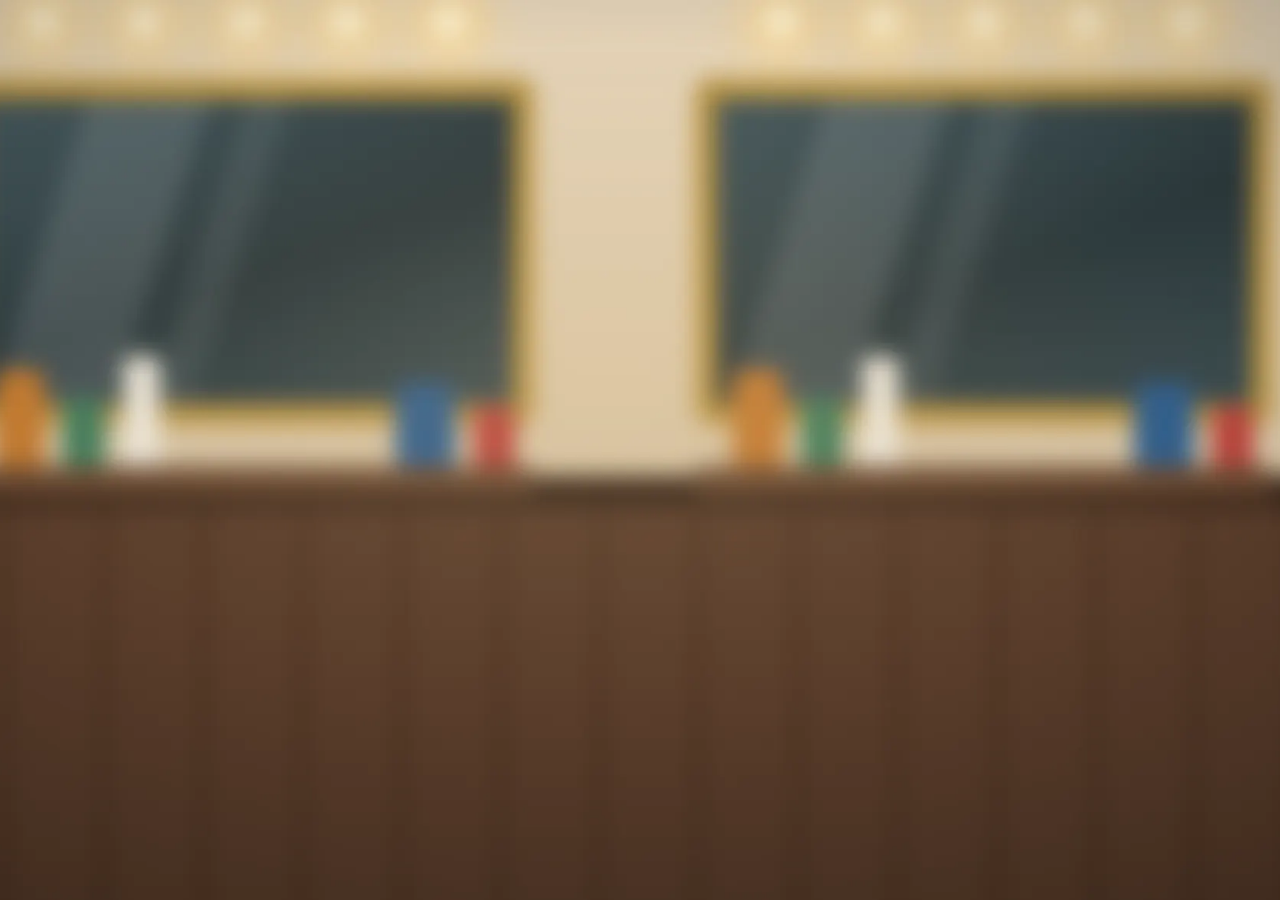
<file: source/src/index.html>
<!doctype html>
<html lang="en">
<head>
  <meta charset="utf-8">
  <meta name="viewport" content="width=device-width,initial-scale=1,viewport-fit=cover,user-scalable=no">
  <meta name="theme-color" content="#2b1e17">
  <title>ASMR Barber: Fade Master</title>
  <link rel="stylesheet" href="./styles.css">
</head>
<body>
  <main id="game" class="game-root" aria-label="ASMR Barber: Fade Master">
    <canvas id="scene" aria-label="Customer haircut view"></canvas>
  </main>

  <script src="https://bridge.playgama.com/v2/stable/playgama-bridge.js"></script>
  <script src="./runtime/game.js?entry=src/main.js"></script>
</body>
</html>
</file>
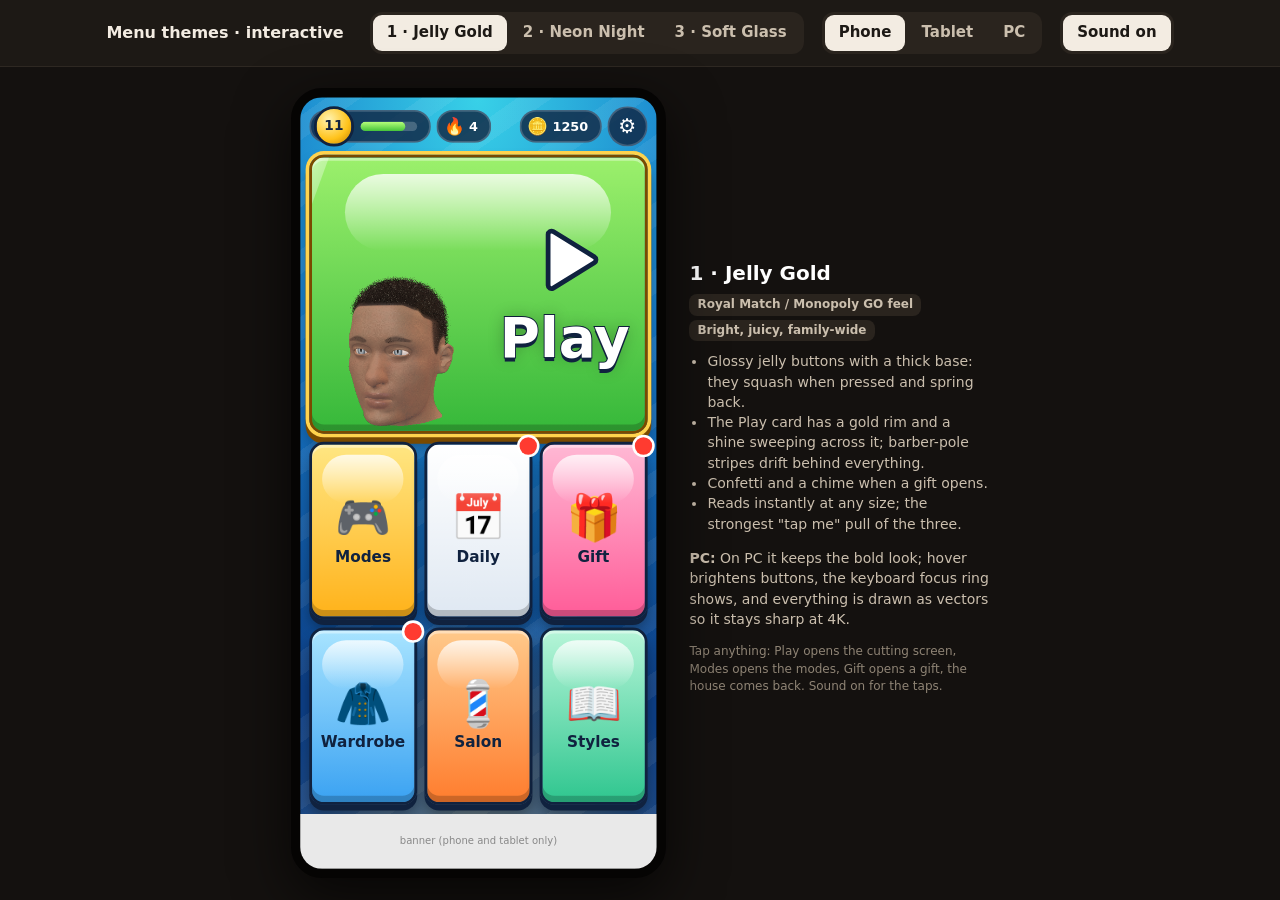
<file: docs/mockups/menus-v3.html>
<!DOCTYPE html>
<html lang="en">
<head>
<meta charset="utf-8">
<meta name="viewport" content="width=device-width, initial-scale=1">
<title>Barber Simulator: three menu themes (interactive)</title>
<style>
  * { box-sizing:border-box; }
  html,body { margin:0; height:100%; }
  body { background:#14110f; color:#f3ece2; font:15px/1.45 system-ui,-apple-system,"Segoe UI",Roboto,sans-serif; display:flex; flex-direction:column; }
  /* ---------- the page around the prototype ---------- */
  .bar { display:flex; flex-wrap:wrap; gap:10px 18px; align-items:center; justify-content:center; padding:12px 16px; background:#1d1915; border-bottom:1px solid #2e2822; }
  .bar h1 { font-size:16px; margin:0 8px 0 0; font-weight:800; }
  .seg { display:flex; background:#2a241e; border-radius:12px; padding:3px; gap:2px; }
  .seg button { font:inherit; font-weight:700; color:#cbbfae; background:transparent; border:0; border-radius:9px; padding:7px 14px; cursor:pointer; }
  .seg button.on { background:#f3ece2; color:#1d1915; }
  .stagewrap { flex:1; min-height:0; display:flex; gap:24px; align-items:center; justify-content:center; padding:18px; }
  .info { width:300px; flex:none; font-size:14px; color:#cbbfae; }
  .info h2 { color:#fff; font-size:20px; margin:0 0 4px; }
  .info .tag { display:inline-block; font-size:12px; font-weight:700; padding:2px 8px; border-radius:8px; background:#2a241e; margin:2px 4px 2px 0; }
  .info ul { padding-left:18px; margin:8px 0; }
  .info .hint { font-size:12px; color:#8f8475; }
  @media (max-width:980px){ .stagewrap{flex-direction:column} .info{width:auto;max-width:560px} }
  /* the device: a screen of real proportions, scaled to fit the window */
  .holder { position:relative; flex:none; }
  .device { position:absolute; left:0; top:0; transform-origin:0 0; border-radius:34px; border:10px solid #050403; overflow:hidden; box-shadow:0 20px 60px #000a; background:#000; }
  .device.pc { border-radius:14px; border-width:12px; }
  .screen { position:relative; width:100%; height:calc(100% - var(--banner)); overflow:hidden; container-type:size; }
  .banner { height:var(--banner); background:#e9e9e9; color:#888; font-size:11px; display:flex; align-items:center; justify-content:center; }

  /* ================== shared structure (every theme) ================== */
  .scr { position:absolute; inset:0; display:none; }
  .scr.on { display:block; }
  .scr.enter { animation:enter .42s cubic-bezier(.2,1.3,.4,1); }
  .scr.back-enter { animation:backenter .42s cubic-bezier(.2,1.3,.4,1); }
  @keyframes enter { from { transform:translateX(18%) scale(.96); opacity:0; } }
  @keyframes backenter { from { transform:translateX(-18%) scale(.96); opacity:0; } }
  .bg { position:absolute; inset:0; overflow:hidden; }
  .lay { position:absolute; inset:0; display:grid; gap:2.2cqmin; padding:2.6cqmin; grid-template-rows:auto minmax(0,1fr) minmax(0,1.3fr); max-width:620px; margin:0 auto; }
  .top { display:flex; align-items:center; gap:1.6cqmin; min-width:0; }
  .grow { flex:1; }
  .blocks { display:grid; grid-template-columns:repeat(3,minmax(0,1fr)); grid-auto-rows:minmax(0,1fr); gap:2.2cqmin; min-height:0; }
  .lbl { display:block; max-width:100%; white-space:nowrap; overflow:visible; text-align:center; font-weight:900; line-height:1.15; }
  .btn { position:relative; cursor:pointer; user-select:none; -webkit-user-select:none; border:0; font:inherit; color:inherit; padding:0; touch-action:manipulation; }
  .btn:focus-visible { outline:4px solid #4fc3ff; outline-offset:3px; }
  .blk { container-type:size; display:flex; flex-direction:column; align-items:center; justify-content:center; gap:2cqmin; }
  .blk .ic { font-size:clamp(26px,44cqmin,110px); line-height:1; }
  .blk .lbl { font-size:clamp(13px,15cqmin,34px); }
  .hero { container-type:size; display:flex; align-items:center; overflow:hidden; }
  .hero .hin { position:absolute; inset:0; display:flex; align-items:center; }
  .hero .face { height:100%; width:min(52%,100cqh); background:center bottom/contain no-repeat; flex:none; animation:bob 3s ease-in-out infinite; }
  /* a tall play card (PC and tablet layouts): the customer above, Play under him */
  @container (max-aspect-ratio: 6/5) { .hero .hin { flex-direction:column; } .hero .face { width:100%; height:auto; flex:1; min-height:0; } .hero .go { flex:none; flex-direction:row; padding:2cqh 0 5cqh; gap:3cqw; } .hero .tri { width:clamp(40px,14cqw,110px); } .hero .go .lbl { font-size:clamp(26px,13cqw,80px); } }
  @keyframes bob { 50% { transform:translateY(-2.5%) rotate(-1deg); } }
  .hero .go { flex:1; display:flex; flex-direction:column; align-items:center; gap:2cqh; }
  .hero .go .lbl { font-size:clamp(26px,20cqh,90px); }
  .hero .tri { width:clamp(40px,30cqh,150px); aspect-ratio:1; overflow:visible; }
  .dot { position:absolute; right:-.6em; top:-.6em; width:1.35em; height:1.35em; border-radius:50%; background:#ff3b30; box-shadow:0 0 0 .2em #fff; font-size:14px; animation:dotp 1.4s ease-in-out infinite; }
  @keyframes dotp { 50% { transform:scale(1.18); } }
  .timer { position:absolute; left:6%; top:6%; font-size:clamp(11px,11cqmin,22px); font-weight:900; padding:.15em .55em; border-radius:1em; font-variant-numeric:tabular-nums; }
  .chip { display:flex; align-items:center; gap:.35em; height:clamp(36px,7.4cqmin,58px); padding:0 .9em 0 .4em; border-radius:999px; font-weight:900; font-size:clamp(14px,3.6cqmin,24px); white-space:nowrap; font-variant-numeric:tabular-nums; }
  .chip .ic { font-size:1.3em; }
  .xpwrap { display:flex; align-items:center; gap:.5em; }
  .medal { width:clamp(44px,9cqmin,66px); aspect-ratio:1; border-radius:50%; display:flex; align-items:center; justify-content:center; font-weight:900; font-size:clamp(15px,3.8cqmin,26px); }
  .xp { width:clamp(50px,16cqmin,140px); height:clamp(10px,2cqmin,16px); border-radius:99px; overflow:hidden; }
  .xp i { display:block; height:100%; width:78%; border-radius:99px; }
  .gear { width:clamp(44px,8.6cqmin,64px); aspect-ratio:1; border-radius:50%; display:flex; align-items:center; justify-content:center; font-size:clamp(22px,4.6cqmin,34px); }
  /* modes screen */
  .mlay { position:absolute; inset:0; display:grid; grid-template-rows:auto minmax(0,1fr); gap:2.2cqmin; padding:2.6cqmin; max-width:900px; margin:0 auto; }
  .mhead { display:flex; align-items:center; gap:2cqmin; }
  .back { width:clamp(46px,9cqmin,64px); aspect-ratio:1; display:flex; align-items:center; justify-content:center; font-size:clamp(22px,4.6cqmin,32px); font-weight:900; }
  .mtitle { display:flex; align-items:center; gap:.4em; font-size:clamp(20px,5.4cqmin,38px); font-weight:900; padding:.2em .7em; }
  .mgrid { display:grid; grid-template-columns:repeat(2,minmax(0,1fr)); grid-auto-rows:minmax(0,1fr); gap:2.2cqmin; min-height:0; }
  .mode { container-type:size; display:grid; grid-template-rows:1fr auto auto; justify-items:center; align-items:center; padding:5cqmin 4cqmin; overflow:hidden; }
  .mode .ic { font-size:clamp(28px,40cqmin,110px); line-height:1; animation:float 3.2s ease-in-out infinite; filter:drop-shadow(0 6px 6px #0004); }
  .mode:nth-child(2n) .ic { animation-delay:-1.1s; } .mode:nth-child(3n) .ic { animation-delay:-2.2s; }
  @keyframes float { 50% { transform:translateY(-7%) rotate(3deg); } }
  .mode .lbl { font-size:clamp(14px,14cqmin,32px); width:100%; }
  .mode .reward { display:flex; gap:.3em; align-items:center; font-weight:900; font-size:clamp(11px,9cqmin,20px); padding:.15em .6em; border-radius:99px; margin-top:2cqmin; }
  .mode .new { position:absolute; top:7cqmin; left:-12cqmin; transform:rotate(-38deg); width:50cqmin; text-align:center; font-weight:900; font-size:clamp(9px,7cqmin,15px); padding:.15em 0; }
  .mode .lock { position:absolute; inset:0; display:flex; flex-direction:column; align-items:center; justify-content:center; gap:3cqmin; font-weight:900; font-size:clamp(14px,11cqmin,28px); }
  .mode .lock .pbar { width:60%; height:clamp(8px,5cqmin,14px); border-radius:99px; overflow:hidden; }
  .mode .lock .pbar i { display:block; height:100%; width:55%; border-radius:99px; }
  /* in-game */
  .game { position:absolute; inset:0; background:url(game-clean.jpg) center/cover; }
  .gb { position:absolute; display:flex; align-items:center; justify-content:center; font-weight:900; }
  .gb.round { border-radius:50%; }
  /* gift */
  .gift { position:absolute; inset:0; display:none; align-items:center; justify-content:center; background:#0008; z-index:10; }
  .gift.on { display:flex; }
  .gcard { display:flex; flex-direction:column; align-items:center; gap:3cqmin; padding:4cqmin 6cqmin; animation:pop .5s cubic-bezier(.2,1.6,.4,1); }
  @keyframes pop { from { transform:scale(.4); opacity:0; } }
  .gcard .box { font-size:clamp(70px,24cqmin,170px); animation:wob 1s ease-in-out infinite; }
  @keyframes wob { 25% { transform:rotate(-7deg) scale(1.04); } 75% { transform:rotate(7deg) scale(1.04); } }
  .gcard .amt { font-size:clamp(28px,8cqmin,56px); font-weight:900; }
  .gcard .row { display:flex; gap:3cqmin; }
  .gcard .row .btn { min-width:clamp(90px,24cqmin,170px); height:clamp(54px,11cqmin,84px); font-size:clamp(20px,5.5cqmin,36px); font-weight:900; display:flex; align-items:center; justify-content:center; gap:.3em; }
  .confetti { position:absolute; width:10px; height:16px; border-radius:2px; z-index:11; pointer-events:none; animation:fall 1.6s cubic-bezier(.2,.6,.4,1) forwards; }
  @keyframes fall { from { transform:translate(0,0) rotate(0); opacity:1; } to { transform:translate(var(--dx),var(--dy)) rotate(var(--r)); opacity:0; } }
  /* ripple and press, shared */
  .rip { position:absolute; inset:0; border-radius:inherit; overflow:hidden; pointer-events:none; }
  .rip i { position:absolute; border-radius:50%; transform:scale(0); background:radial-gradient(circle,#fff9 0,#fff4 45%,#fff0 70%); animation:rip .6s cubic-bezier(.2,.7,.3,1) forwards; }
  @keyframes rip { to { transform:scale(1); opacity:0; } }
  .btn { transition:transform .32s cubic-bezier(.3,1.8,.5,1), box-shadow .2s, filter .2s; }
  .btn.down { transition:transform .06s, box-shadow .06s; }
  @media (hover:hover) { .btn:hover { filter:brightness(1.06) saturate(1.05); } }
  .enter-stagger > * { animation:popin .5s cubic-bezier(.2,1.5,.4,1) both; }
  .enter-stagger > *:nth-child(1){animation-delay:.02s} .enter-stagger > *:nth-child(2){animation-delay:.06s} .enter-stagger > *:nth-child(3){animation-delay:.1s} .enter-stagger > *:nth-child(4){animation-delay:.14s} .enter-stagger > *:nth-child(5){animation-delay:.18s} .enter-stagger > *:nth-child(6){animation-delay:.22s} .enter-stagger > *:nth-child(7){animation-delay:.26s} .enter-stagger > *:nth-child(8){animation-delay:.3s}
  @keyframes popin { from { transform:scale(.6) translateY(12%); opacity:0; } }
  /* wide screens (tablets on their side, PC): play on the left, blocks on the right */
  @container (min-aspect-ratio: 5/4) {
    .lay { max-width:none; grid-template-columns:minmax(0,1fr) minmax(0,1.15fr); grid-template-rows:auto minmax(0,1fr); padding:2.6cqmin 4cqmin; }
    .lay .top { grid-column:1/3; }
    .mgrid { grid-template-columns:repeat(4,minmax(0,1fr)); }
    .mlay { max-width:none; padding:2.6cqmin 4cqmin; }
  }

  /* ================== THEME 1: JELLY GOLD ================== */
  .t1 { font-family:"Arial Rounded MT Bold","Nunito","Baloo 2",system-ui,sans-serif; color:#16233a; }
  .t1 .bg { background:radial-gradient(120% 90% at 50% 0%,#38d1e8,#1679c9 55%,#0d3f86); }
  .t1 .bg::before { content:""; position:absolute; inset:-50%; background:repeating-linear-gradient(-35deg,#ffffff10 0 22px,#0000 22px 60px); animation:pole 14s linear infinite; }
  @keyframes pole { to { transform:translate(60px,0); } }
  .t1 .bg::after { content:""; position:absolute; inset:0; background:radial-gradient(60% 40% at 50% 110%,#ffd76a66,#0000); }
  .t1 .j { border:3px solid #10223f; border-radius:clamp(16px,4cqmin,30px); box-shadow:inset 0 -.5em 0 #0003, inset 0 .25em 0 #fff6, 0 .45em 0 #10223f, 0 .8em 1em #0005; font-size:14px; }
  .t1 .j::before { content:""; position:absolute; left:10%; right:10%; top:6%; height:28%; border-radius:999px; background:linear-gradient(#fffc,#fff0); pointer-events:none; }
  .t1 .j.down { transform:translateY(.32em) scale(1.03,.95); box-shadow:inset 0 -.3em 0 #0003, inset 0 .2em 0 #fff6, 0 .12em 0 #10223f, 0 .3em .5em #0005; }
  .t1 .c-green { background:linear-gradient(#9cf06c,#36b83a); } .t1 .c-yellow { background:linear-gradient(#ffe682,#ffb21a); } .t1 .c-pink { background:linear-gradient(#ffb8d4,#ff5c98); } .t1 .c-blue { background:linear-gradient(#a8e4ff,#3aa2f2); } .t1 .c-orange { background:linear-gradient(#ffc98a,#ff7d2e); } .t1 .c-mint { background:linear-gradient(#b6f5d8,#2fc68f); } .t1 .c-white { background:linear-gradient(#fff,#dfe8f2); } .t1 .c-purple { background:linear-gradient(#e4b8ff,#9c4ef0); } .t1 .c-red { background:linear-gradient(#ffa59b,#f04436); }
  .t1 .hero { border-color:#7a4a00; box-shadow:inset 0 -.5em 0 #0003, inset 0 .25em 0 #fff6, 0 0 0 4px #ffd34d, 0 .5em 0 4px #7a4a00, 0 1em 1.4em #0006; }
  .t1 .hero::after { content:""; position:absolute; top:0; bottom:0; width:30%; left:-40%; background:linear-gradient(100deg,#fff0,#fff8,#fff0); transform:skewX(-20deg); animation:shine 3.2s ease-in-out infinite; }
  @keyframes shine { 0%,55% { left:-40%; } 85%,100% { left:130%; } }
  .t1 .hero .lbl { color:#fff; text-shadow:0 .08em 0 #10223f, 0 0 .3em #0004; -webkit-text-stroke:2px #10223f; paint-order:stroke fill; }
  .t1 .chip { background:#10223fcc; color:#fff; border:2px solid #ffffff30; }
  .t1 .medal { background:radial-gradient(circle at 35% 30%,#fff3b0,#ffc21a 60%,#c27d00); border:3px solid #10223f; color:#10223f; }
  .t1 .xp { background:#ffffff35; } .t1 .xp i { background:linear-gradient(#b5ff7a,#46c43a); }
  .t1 .gear { background:#10223fcc; color:#fff; border:2px solid #ffffff30; }
  .t1 .timer { background:#10223f; color:#fff; }
  .t1 .blk .lbl { color:#10223f; }
  .t1 .mtitle { color:#fff; text-shadow:0 3px 0 #10223f; -webkit-text-stroke:2px #10223f; paint-order:stroke fill; }
  .t1 .mode .reward { background:#10223f; color:#ffe682; }
  .t1 .mode .new { background:#ff3b30; color:#fff; }
  .t1 .mode .lock { background:#10223fb5; color:#fff; } .t1 .mode .lock .pbar { background:#ffffff40; } .t1 .mode .lock .pbar i { background:#ffd34d; }
  .t1 .mode.on { box-shadow:inset 0 -.5em 0 #0003, inset 0 .25em 0 #fff6, 0 0 0 4px #ffd34d, 0 .45em 0 4px #10223f; }
  .t1 .gcard { background:linear-gradient(#fff,#dff3ff); border:4px solid #10223f; border-radius:30px; box-shadow:0 10px 0 #10223f; color:#10223f; }
  .t1 .gb { border:3px solid #10223f; box-shadow:inset 0 -.4em 0 #0003, inset 0 .2em 0 #fff6, 0 .35em 0 #10223f; font-size:14px; color:#10223f; }

  /* ================== THEME 2: NEON NIGHT ================== */
  .t2 { font-family:"Avenir Next Condensed","Bahnschrift","Roboto Condensed",system-ui,sans-serif; color:#fff; }
  .t2 .bg { background:radial-gradient(90% 70% at 50% 20%,#3a1d5c,#170c2b 60%,#09050f); }
  .t2 .bg::before { content:""; position:absolute; inset:0; background:repeating-linear-gradient(0deg,#ffffff06 0 2px,#0000 2px 26px), repeating-linear-gradient(90deg,#ffffff05 0 2px,#0000 2px 52px); }
  .t2 .bg::after { content:""; position:absolute; left:-20%; right:-20%; bottom:-30%; height:60%; background:radial-gradient(closest-side,#ff2fb080,#0000); filter:blur(30px); animation:haze 6s ease-in-out infinite alternate; }
  @keyframes haze { to { transform:translateX(12%); background:radial-gradient(closest-side,#25e4ff80,#0000); } }
  .t2 .j { --n:#25e4ff; border-radius:clamp(14px,3.6cqmin,26px); background:linear-gradient(160deg,#ffffff1c,#ffffff05 40%,#00000040); border:2px solid var(--n); box-shadow:0 0 .6em var(--n), inset 0 0 .9em color-mix(in srgb,var(--n) 45%,transparent), 0 .5em 1.2em #000a; font-size:14px; backdrop-filter:blur(6px); }
  .t2 .j .lbl { color:#fff; text-shadow:0 0 .35em var(--n), 0 0 .9em var(--n); letter-spacing:.04em; text-transform:uppercase; }
  .t2 .j .ic { filter:drop-shadow(0 0 .25em var(--n)); }
  .t2 .j.down { transform:scale(.95); box-shadow:0 0 1.4em var(--n), inset 0 0 1.6em var(--n), 0 .2em .6em #000a; }
  .t2 .c-green { --n:#39ff88; } .t2 .c-yellow { --n:#ffd23f; } .t2 .c-pink { --n:#ff3fb4; } .t2 .c-blue { --n:#25e4ff; } .t2 .c-orange { --n:#ff8a3d; } .t2 .c-mint { --n:#7dffcf; } .t2 .c-white { --n:#e8e8ff; } .t2 .c-purple { --n:#b46bff; } .t2 .c-red { --n:#ff4a5a; }
  .t2 .hero { --n:#39ff88; border-width:3px; animation:flick 6s infinite; }
  @keyframes flick { 0%,92%,96%,100% { box-shadow:0 0 .8em var(--n), inset 0 0 1.2em #39ff8866, 0 .5em 1.2em #000a; } 94% { box-shadow:0 0 .2em var(--n), inset 0 0 .3em #39ff8822, 0 .5em 1.2em #000a; } }
  .t2 .hero .tri path { fill:#39ff88; filter:drop-shadow(0 0 6px #39ff88); }
  .t2 .chip { background:#ffffff10; border:1.5px solid #ffffff40; color:#fff; }
  .t2 .medal { background:#120a20; border:2px solid #ffd23f; color:#ffd23f; box-shadow:0 0 .6em #ffd23f; }
  .t2 .xp { background:#ffffff1a; } .t2 .xp i { background:linear-gradient(90deg,#ff3fb4,#25e4ff); box-shadow:0 0 8px #25e4ff; }
  .t2 .gear { background:#ffffff10; border:1.5px solid #ffffff40; }
  .t2 .timer { background:#ff3fb4; color:#fff; box-shadow:0 0 .6em #ff3fb4; }
  .t2 .mtitle { color:#fff; text-shadow:0 0 .3em #ffd23f, 0 0 .9em #ffd23f; text-transform:uppercase; letter-spacing:.08em; }
  .t2 .mode .reward { background:#ffffff14; border:1px solid #ffffff40; color:#ffd23f; }
  .t2 .mode .new { background:#ff3fb4; color:#fff; box-shadow:0 0 .8em #ff3fb4; }
  .t2 .mode .lock { background:#09050fcc; color:#fff; } .t2 .mode .lock .pbar { background:#ffffff20; } .t2 .mode .lock .pbar i { background:linear-gradient(90deg,#ff3fb4,#25e4ff); }
  .t2 .mode.on { border-width:3px; box-shadow:0 0 1.4em var(--n), inset 0 0 1.4em color-mix(in srgb,var(--n) 60%,transparent); }
  .t2 .gcard { background:#140b24ee; border:2px solid #ffd23f; border-radius:26px; box-shadow:0 0 1.4em #ffd23f; }
  .t2 .gb { background:#120a20cc; border:2px solid var(--n,#25e4ff); box-shadow:0 0 .6em var(--n,#25e4ff); color:#fff; font-size:14px; }

  /* ================== THEME 3: SOFT GLASS ================== */
  .t3 { font-family:"SF Pro Rounded","Nunito","Quicksand",system-ui,sans-serif; color:#3a2d4d; }
  .t3 .bg { background:#fbe9ef; }
  .t3 .bg i { position:absolute; width:70cqmax; aspect-ratio:1; border-radius:50%; filter:blur(50px); opacity:.85; animation:drift 16s ease-in-out infinite alternate; }
  .t3 .bg i:nth-child(1) { background:#ffc3a8; left:-20cqmax; top:-20cqmax; }
  .t3 .bg i:nth-child(2) { background:#c9b8ff; right:-25cqmax; top:20cqmax; animation-duration:19s; }
  .t3 .bg i:nth-child(3) { background:#a8f0d8; left:5cqmax; bottom:-30cqmax; animation-duration:22s; }
  @keyframes drift { to { transform:translate(12cqmax,8cqmax) scale(1.15); } }
  .t3 .j { border-radius:clamp(20px,5cqmin,36px); background:linear-gradient(150deg,#ffffffb8,#ffffff66); border:1.5px solid #ffffffd0; box-shadow:0 1.2em 2em -0.8em #6a4b8a55, 0 .2em .5em #6a4b8a22, inset 0 1px 0 #fff; backdrop-filter:blur(14px) saturate(1.4); -webkit-backdrop-filter:blur(14px) saturate(1.4); font-size:14px; }
  .t3 .j.down { transform:scale(.94); border-radius:clamp(26px,7cqmin,44px); box-shadow:0 .4em 1em -0.4em #6a4b8a55, inset 0 1px 0 #fff; }
  .t3 .j .ic { filter:drop-shadow(0 .5em .6em #6a4b8a40); }
  .t3 .c-green { background:linear-gradient(150deg,#8ef0b0e0,#3ec98ad0); } .t3 .c-yellow { background:linear-gradient(150deg,#fff3c8d0,#ffe08ab0); } .t3 .c-pink { background:linear-gradient(150deg,#ffd9e6d0,#ffb3cbb0); } .t3 .c-blue { background:linear-gradient(150deg,#d8ecffd0,#b3d5ffb0); } .t3 .c-orange { background:linear-gradient(150deg,#ffe2cdd0,#ffc7a3b0); } .t3 .c-mint { background:linear-gradient(150deg,#d6fff0d0,#a8efd6b0); } .t3 .c-white { background:linear-gradient(150deg,#ffffffd0,#f4eefcb0); } .t3 .c-purple { background:linear-gradient(150deg,#ece2ffd0,#d2c1ffb0); } .t3 .c-red { background:linear-gradient(150deg,#ffd9d6d0,#ffb3adb0); }
  .t3 .hero { box-shadow:0 1.6em 2.4em -1em #2f9b6a88, inset 0 1px 0 #fff; }
  .t3 .hero::after { content:""; position:absolute; inset:-30%; background:radial-gradient(circle at 30% 30%,#ffffff70,#0000 40%); animation:sheen 6s ease-in-out infinite alternate; pointer-events:none; }
  @keyframes sheen { to { transform:translate(30%,20%); } }
  .t3 .hero .lbl { color:#fff; text-shadow:0 .1em .4em #1d6b4680; }
  .t3 .hero .tri path { fill:#fff; }
  .t3 .chip { background:#ffffff99; border:1.5px solid #fff; box-shadow:0 .4em .8em -0.4em #6a4b8a55; backdrop-filter:blur(10px); }
  .t3 .medal { background:linear-gradient(150deg,#fff,#ffe9b0); border:1.5px solid #fff; box-shadow:0 .4em .8em -0.3em #b0821c80; color:#7a5300; }
  .t3 .xp { background:#ffffff80; } .t3 .xp i { background:linear-gradient(90deg,#ff9fb8,#a98bff); }
  .t3 .gear { background:#ffffff99; border:1.5px solid #fff; backdrop-filter:blur(10px); }
  .t3 .timer { background:#3a2d4d; color:#fff; }
  .t3 .mtitle { color:#3a2d4d; }
  .t3 .mode .reward { background:#ffffffaa; color:#7a5300; }
  .t3 .mode .new { background:linear-gradient(90deg,#ff9fb8,#a98bff); color:#fff; }
  .t3 .mode .lock { background:#ffffff99; backdrop-filter:blur(6px); color:#3a2d4d; } .t3 .mode .lock .pbar { background:#ffffffaa; } .t3 .mode .lock .pbar i { background:linear-gradient(90deg,#ff9fb8,#a98bff); }
  .t3 .mode.on { box-shadow:0 0 0 3px #fff, 0 0 0 6px #a98bff, 0 1.2em 2em -0.8em #6a4b8a77; }
  .t3 .gcard { background:linear-gradient(150deg,#ffffffe8,#ffffffb8); border:1.5px solid #fff; border-radius:34px; box-shadow:0 2em 3em -1em #6a4b8a88; backdrop-filter:blur(16px); }
  .t3 .gb { background:#ffffffb0; border:1.5px solid #fff; box-shadow:0 .5em 1em -0.4em #0006; backdrop-filter:blur(8px); color:#3a2d4d; font-size:14px; }

  @media (prefers-reduced-motion:reduce) { *,*::before,*::after { animation:none!important; transition:none!important; } }
</style>
</head>
<body>
<div class="bar">
  <h1>Menu themes · interactive</h1>
  <div class="seg" id="themes"><button data-t="1" class="on">1 · Jelly Gold</button><button data-t="2">2 · Neon Night</button><button data-t="3">3 · Soft Glass</button></div>
  <div class="seg" id="devices"><button data-d="phone" class="on">Phone</button><button data-d="tablet">Tablet</button><button data-d="pc">PC</button></div>
  <div class="seg"><button id="snd" class="on">Sound on</button></div>
</div>
<div class="stagewrap">
  <div class="holder" id="holder"><div class="device" id="device"><div class="screen" id="screen"></div><div class="banner">banner (phone and tablet only)</div></div></div>
  <div class="info" id="info"></div>
</div>

<template id="tpl">
  <div class="bg"><i></i><i></i><i></i></div>
  <!-- HOME -->
  <section class="scr on" data-s="home">
    <div class="lay">
      <div class="top">
        <div class="xpwrap chip" style="padding-left:.2em"><div class="medal">11</div><div class="xp"><i></i></div></div>
        <div class="chip"><span class="ic">🔥</span>4</div>
        <div class="grow"></div>
        <div class="chip"><span class="ic">🪙</span>1250</div>
        <button class="btn gear" aria-label="Settings">⚙️</button>
      </div>
      <button class="btn j hero c-green" data-go="game" aria-label="Play"><div class="hin"><div class="face" style="background-image:url(face-next.png)"></div><div class="go"><svg class="tri" viewBox="0 0 24 24"><path d="M7 4.6v14.8a1 1 0 0 0 1.5.86l12-7.4a1 1 0 0 0 0-1.72L8.5 3.74A1 1 0 0 0 7 4.6z" fill="#fff" stroke="#10223f" stroke-width="1.4" stroke-linejoin="round"/></svg><span class="lbl" data-k="play"></span></div></div></button>
      <div class="blocks enter-stagger">
        <button class="btn j blk c-yellow" data-go="modes"><span class="ic">🎮</span><span class="lbl" data-k="modes"></span></button>
        <button class="btn j blk c-white"><span class="ic">📅</span><span class="lbl" data-k="daily"></span><span class="dot"></span></button>
        <button class="btn j blk c-pink" data-gift="1"><span class="ic">🎁</span><span class="lbl" data-k="gift"></span><span class="dot"></span></button>
        <button class="btn j blk c-blue"><span class="ic">🧥</span><span class="lbl" data-k="wardrobe"></span><span class="dot"></span></button>
        <button class="btn j blk c-orange"><span class="ic">💈</span><span class="lbl" data-k="salon"></span></button>
        <button class="btn j blk c-mint"><span class="ic">📖</span><span class="lbl" data-k="styles"></span></button>
      </div>
    </div>
  </section>
  <!-- MODES -->
  <section class="scr" data-s="modes">
    <div class="mlay">
      <div class="mhead"><button class="btn j back c-white" data-go="home" aria-label="Back">‹</button><div class="mtitle">🎮 <span data-k="modes"></span></div><div class="grow"></div><div class="chip"><span class="ic">🪙</span>1250</div></div>
      <div class="mgrid enter-stagger">
        <button class="btn j mode c-green on" data-go="game"><span class="ic">💬</span><span class="lbl" data-k="orders"></span><span class="reward">⭐⭐⭐</span></button>
        <button class="btn j mode c-yellow" data-go="game"><span class="ic">✨</span><span class="lbl" data-k="freestyle"></span><span class="reward">∞</span></button>
        <button class="btn j mode c-red" data-go="game"><span class="ic">🩹</span><span class="lbl" data-k="rescue"></span><span class="reward">🪙×1.5</span><span class="new" data-k="new"></span></button>
        <button class="btn j mode c-white" data-go="game"><span class="ic">📅</span><span class="lbl" data-k="daily"></span><span class="reward">🪙×2</span><span class="dot"></span></button>
        <button class="btn j mode c-orange" data-go="game"><span class="ic">🧔</span><span class="lbl" data-k="beards"></span><span class="reward">🪙×1.2</span></button>
        <button class="btn j mode c-blue" data-go="game"><span class="ic">♨️</span><span class="lbl" data-k="relax"></span><span class="reward">🧖</span></button>
        <button class="btn j mode c-purple" data-locked="1"><span class="ic">⏱️</span><span class="lbl" data-k="rush"></span><span class="reward">⏱45</span><span class="lock">🔒 4<span class="pbar"><i></i></span></span></button>
        <button class="btn j mode c-pink" data-go="game"><span class="ic">❄️</span><span class="lbl" data-k="event"></span><span class="reward">⏳ 3d</span></button>
      </div>
    </div>
  </section>
  <!-- GAME -->
  <section class="scr" data-s="game">
    <div class="game"></div>
    <button class="btn gb j c-yellow" data-go="home" style="left:3cqmin;top:3cqmin;width:clamp(48px,11cqmin,72px);height:clamp(48px,11cqmin,72px);font-size:clamp(22px,5cqmin,34px)" aria-label="Home">🏠</button>
    <div class="chip" style="position:absolute;left:calc(6cqmin + clamp(48px,11cqmin,72px));top:4cqmin"><span class="ic">🪙</span>1250</div>
    <button class="btn gb j round c-green" style="right:3cqmin;top:3cqmin;width:clamp(50px,12cqmin,76px);height:clamp(50px,12cqmin,76px);font-size:clamp(22px,6cqmin,36px);color:#fff" aria-label="Finish">✔</button>
    <button class="btn gb j c-red" style="left:3cqmin;top:calc(6cqmin + clamp(48px,11cqmin,72px));width:clamp(48px,11cqmin,72px);height:clamp(48px,11cqmin,72px);font-size:clamp(22px,5cqmin,34px)" aria-label="Undo">↩</button>
    <button class="btn gb j round c-white" style="right:23cqmin;bottom:4cqmin;width:9cqmin;height:9cqmin;min-width:40px;min-height:40px;font-size:clamp(14px,3.6cqmin,24px)">0</button>
    <button class="btn gb j round c-yellow" style="right:24cqmin;bottom:15cqmin;width:10.5cqmin;height:10.5cqmin;min-width:46px;min-height:46px;font-size:clamp(16px,4.4cqmin,28px)">1</button>
    <button class="btn gb j round c-white" style="right:20cqmin;bottom:26cqmin;width:9cqmin;height:9cqmin;min-width:40px;min-height:40px;font-size:clamp(14px,3.6cqmin,24px)">2</button>
    <button class="btn gb j round c-white" style="right:11cqmin;bottom:32cqmin;width:9cqmin;height:9cqmin;min-width:40px;min-height:40px;font-size:clamp(14px,3.6cqmin,24px)">3</button>
    <button class="btn gb j round c-white" style="right:2cqmin;bottom:34cqmin;width:9cqmin;height:9cqmin;min-width:40px;min-height:40px;font-size:clamp(14px,3.6cqmin,24px)">4</button>
    <button class="btn gb j round c-blue" style="right:3cqmin;bottom:3cqmin;width:18cqmin;height:18cqmin;min-width:70px;min-height:70px;font-size:clamp(30px,8cqmin,56px)" aria-label="Clipper">🪒</button>
    <button class="btn gb j c-white" style="left:3cqmin;bottom:3cqmin;width:14cqmin;height:14cqmin;min-width:56px;min-height:56px;font-size:clamp(26px,6.5cqmin,44px)" aria-label="Tools">✂️</button>
  </section>
  <!-- GIFT -->
  <div class="gift"><div class="gcard"><div class="box">🎁</div><div class="amt">🪙 +100</div><div class="row"><button class="btn j c-green" data-take="1" style="color:#fff">✔</button><button class="btn j c-yellow" data-take="2">×2 ▶</button></div></div></div>
</template>

<script>
const WORDS = { play:'Play', modes:'Modes', daily:'Daily', gift:'Gift', wardrobe:'Wardrobe', salon:'Salon', styles:'Styles', orders:'Orders', freestyle:'Freestyle', rescue:'Rescue', beards:'Beards', relax:'Relax', rush:'Rush', event:'Event', new:'New' };
const INFO = {
  1: { name:'1 · Jelly Gold', tags:['Royal Match / Monopoly GO feel','Bright, juicy, family-wide'], points:['Glossy jelly buttons with a thick base: they squash when pressed and spring back.','The Play card has a gold rim and a shine sweeping across it; barber-pole stripes drift behind everything.','Confetti and a chime when a gift opens.','Reads instantly at any size; the strongest "tap me" pull of the three.'], pc:'On PC it keeps the bold look; hover brightens buttons, the keyboard focus ring shows, and everything is drawn as vectors so it stays sharp at 4K.' },
  2: { name:'2 · Neon Night', tags:['Brawl Stars / night-club barbershop','Bold, cool, Gen-Z'], points:['Dark glass panels outlined in neon tubes that glow, with the Play sign giving an occasional flicker.','Labels lit like shop signs; a coloured haze slowly drifts across the floor.','Pressing makes a button flare brighter, like flipping on a sign.','Looks premium and stands out on the store; the most "streamer-friendly" look on PC.'], pc:'Neon on dark is excellent on PC monitors and in screenshots; glow scales with the screen.' },
  3: { name:'3 · Soft Glass', tags:['Apple Arcade / cozy premium','Calm, ASMR, elegant'], points:['Frosted-glass cards floating over slowly drifting pastel colour clouds.','Buttons squash into softer, rounder shapes when pressed (liquid feel).','Gentle light moves across the Play card; everything breathes slowly.','Matches the ASMR side of the game and feels high-end.'], pc:'Glass and soft shadows scale cleanly to big screens; it is the easiest to make look premium on PC.' },
};
const DEV = { phone:{ w:390, h:844, banner:60 }, tablet:{ w:820, h:1180, banner:90 }, pc:{ w:1600, h:900, banner:0 } };
let theme = '1', dev = 'phone', sound = true;

// ---- sound: soft ASMR taps, synthesised ----
let ctx = null, noise = null;
function ac() { if (!sound) return null; if (!ctx) { ctx = new AudioContext(); const b = ctx.createBuffer(1, ctx.sampleRate, ctx.sampleRate), d = b.getChannelData(0); for (let i = 0; i < d.length; i++) d[i] = Math.random() * 2 - 1; noise = b; } if (ctx.state === 'suspended') ctx.resume(); return ctx; }
function tok(f, len, vol) { const c = ac(); if (!c) return; const t = c.currentTime, o = c.createOscillator(), g = c.createGain(), bp = c.createBiquadFilter(); o.frequency.setValueAtTime(f * 1.6, t); o.frequency.exponentialRampToValueAtTime(f, t + .012); bp.type = 'bandpass'; bp.frequency.value = f * 1.2; bp.Q.value = 1.4; g.gain.setValueAtTime(.0001, t); g.gain.exponentialRampToValueAtTime(vol, t + .003); g.gain.exponentialRampToValueAtTime(.0001, t + len); o.connect(bp).connect(g).connect(c.destination); o.start(t); o.stop(t + len + .02); }
function swish(a, b, len, vol) { const c = ac(); if (!c) return; const t = c.currentTime, s = c.createBufferSource(), f = c.createBiquadFilter(), g = c.createGain(); s.buffer = noise; f.type = 'bandpass'; f.Q.value = .9; f.frequency.setValueAtTime(a, t); f.frequency.exponentialRampToValueAtTime(b, t + len); g.gain.setValueAtTime(.0001, t); g.gain.linearRampToValueAtTime(vol, t + len * .35); g.gain.exponentialRampToValueAtTime(.0001, t + len); s.connect(f).connect(g).connect(c.destination); s.start(t, Math.random() * .5, len + .05); }
function chime(ns, gap, vol) { const c = ac(); if (!c) return; ns.forEach((f, i) => { const t = c.currentTime + i * gap, o = c.createOscillator(), g = c.createGain(); o.frequency.value = f; g.gain.setValueAtTime(.0001, t); g.gain.exponentialRampToValueAtTime(vol, t + .01); g.gain.exponentialRampToValueAtTime(.0001, t + .6); o.connect(g).connect(c.destination); o.start(t); o.stop(t + .65); }); }
const SND = { down: () => tok(theme === '2' ? 300 : theme === '3' ? 520 : 420, .09, .35), up: () => tok(theme === '3' ? 1200 : 980, .05, .12), go: () => swish(2600, 700, .22, .2), back: () => swish(700, 2200, .2, .18), gift: () => chime([1046.5, 1318.5, 1568, 2093], .07, .18), nope: () => { tok(240, .08, .3); setTimeout(() => tok(200, .09, .26), 90); } };

// ---- build the device ----
function fit(root) { root.querySelectorAll('.lbl, [data-k]').forEach((el) => { el.style.fontSize = ''; let s = parseFloat(getComputedStyle(el).fontSize), n = 60; while (el.scrollWidth > el.clientWidth + .5 && s > 9 && n--) { s -= .5; el.style.fontSize = s + 'px'; } }); }
function build() {
  const scr = document.getElementById('screen');
  scr.className = 'screen t' + theme;
  scr.innerHTML = document.getElementById('tpl').innerHTML;
  scr.querySelectorAll('[data-k]').forEach((el) => { el.textContent = WORDS[el.dataset.k]; });
  const d = DEV[dev], device = document.getElementById('device');
  device.className = 'device' + (dev === 'pc' ? ' pc' : '');
  device.style.width = d.w + 20 + 'px'; device.style.height = d.h + 20 + 'px';
  device.style.setProperty('--banner', d.banner + 'px');
  device.querySelector('.banner').style.display = d.banner ? '' : 'none';
  scale();
  requestAnimationFrame(() => fit(scr));
  const i = INFO[theme];
  document.getElementById('info').innerHTML = `<h2>${i.name}</h2>${i.tags.map((t) => `<span class="tag">${t}</span>`).join('')}<ul>${i.points.map((p) => `<li>${p}</li>`).join('')}</ul><p><b>PC:</b> ${i.pc}</p><p class="hint">Tap anything: Play opens the cutting screen, Modes opens the modes, Gift opens a gift, the house comes back. Sound on for the taps.</p>`;
}
function scale() {
  const d = DEV[dev], holder = document.getElementById('holder'), device = document.getElementById('device');
  const availW = Math.min(innerWidth - (innerWidth > 980 ? 380 : 40), 1400), availH = innerHeight - 110;
  const k = Math.min(1, availW / (d.w + 20), availH / (d.h + 20));
  device.style.transform = `scale(${k})`;
  holder.style.width = (d.w + 20) * k + 'px'; holder.style.height = (d.h + 20) * k + 'px';
}
function show(name, dir) {
  const scr = document.getElementById('screen');
  scr.querySelectorAll('.scr').forEach((s) => { const on = s.dataset.s === name; s.classList.toggle('on', on); s.classList.remove('enter', 'back-enter'); if (on) { void s.offsetWidth; s.classList.add(dir === 'back' ? 'back-enter' : 'enter'); s.querySelectorAll('.enter-stagger').forEach((g) => { g.classList.remove('enter-stagger'); void g.offsetWidth; g.classList.add('enter-stagger'); }); } });
  requestAnimationFrame(() => fit(scr));
}
function confetti(scr) {
  const cols = ['#ffd23f', '#ff3fb4', '#25e4ff', '#39ff88', '#ff8a3d', '#fff'];
  for (let i = 0; i < 60; i++) { const c = document.createElement('i'); c.className = 'confetti'; c.style.left = '50%'; c.style.top = '42%'; c.style.background = cols[i % cols.length]; c.style.setProperty('--dx', (Math.random() * 2 - 1) * 260 + 'px'); c.style.setProperty('--dy', (Math.random() * 1.2 - .2) * 340 + 'px'); c.style.setProperty('--r', Math.random() * 900 + 'deg'); scr.appendChild(c); setTimeout(() => c.remove(), 1700); }
}
// ---- touch: press depth, ripple, sound ----
const screenEl = document.getElementById('screen');
screenEl.addEventListener('pointerdown', (e) => {
  const b = e.target.closest('.btn'); if (!b) return;
  b.classList.add('down'); SND.down();
  const r = b.getBoundingClientRect(), k = r.width / b.offsetWidth, size = Math.hypot(b.offsetWidth, b.offsetHeight) * 2;
  const w = document.createElement('span'); w.className = 'rip'; const i = document.createElement('i');
  Object.assign(i.style, { width: size + 'px', height: size + 'px', left: (e.clientX - r.left) / k - size / 2 + 'px', top: (e.clientY - r.top) / k - size / 2 + 'px' });
  w.appendChild(i); b.appendChild(w); setTimeout(() => w.remove(), 650);
});
addEventListener('pointerup', () => { const d = screenEl.querySelector('.btn.down'); if (d) { d.classList.remove('down'); SND.up(); } });
screenEl.addEventListener('click', (e) => {
  const b = e.target.closest('.btn'); if (!b) return;
  if (b.dataset.locked) { SND.nope(); b.animate([{ transform: 'translateX(0)' }, { transform: 'translateX(-6%)' }, { transform: 'translateX(6%)' }, { transform: 'translateX(0)' }], { duration: 300 }); return; }
  if (b.dataset.gift) { const g = screenEl.querySelector('.gift'); g.classList.add('on'); SND.gift(); confetti(screenEl); return; }
  if (b.dataset.take) { screenEl.querySelector('.gift').classList.remove('on'); SND.gift(); return; }
  if (b.dataset.go) { const back = b.dataset.go === 'home'; (back ? SND.back : SND.go)(); show(b.dataset.go, back ? 'back' : 'fwd'); }
});
document.getElementById('themes').addEventListener('click', (e) => { const b = e.target.closest('button'); if (!b) return; theme = b.dataset.t; document.querySelectorAll('#themes button').forEach((x) => x.classList.toggle('on', x === b)); build(); });
document.getElementById('devices').addEventListener('click', (e) => { const b = e.target.closest('button'); if (!b) return; dev = b.dataset.d; document.querySelectorAll('#devices button').forEach((x) => x.classList.toggle('on', x === b)); build(); });
document.getElementById('snd').addEventListener('click', (e) => { sound = !sound; e.target.classList.toggle('on', sound); e.target.textContent = sound ? 'Sound on' : 'Sound off'; });
addEventListener('resize', scale);
const q = new URLSearchParams(location.search);
if (q.get('t')) { theme = q.get('t'); document.querySelectorAll('#themes button').forEach((x) => x.classList.toggle('on', x.dataset.t === theme)); }
if (q.get('d')) { dev = q.get('d'); document.querySelectorAll('#devices button').forEach((x) => x.classList.toggle('on', x.dataset.d === dev)); }
build();
if (q.get('s')) show(q.get('s'));
</script>
</body>
</html>
</file>
<file: source/src/styles.css>
/* ASMR Barber: Fade Master — "Salon Ruler" HUD (Option 4), Candy 3D button style. Textless; icons and numbers only. */
:root{color-scheme:light;--ink:#2a1d15;--muted:#5a4a3c;--line:#2a1d15;--panel:#fff6e6;--accent:#ff8a3d;--accent-ink:#2a1d15;--track:#f1e4cc;--clip:#ffb627;--finish:#5ccf72;--pause:#ffd23f;--edge:0 5px 0 #2a1d15;--edge-down:0 1px 0 #2a1d15;--outline:3px solid #2a1d15;--shadow:var(--edge);background:#eef2ee;touch-action:none;font-family:"DM Sans",system-ui,-apple-system,"Segoe UI",sans-serif}
*{box-sizing:border-box;-webkit-tap-highlight-color:transparent}
html,body{width:100%;height:100%;margin:0;overflow:hidden;overscroll-behavior:none}
/* Release scanner hint mirrors the rule above: overflow: hidden. */
/* Barbershop backdrop: pre-blurred (soft focus) so the haircut stays the sharpest thing on screen; cover-scaled for any aspect ratio */
.game-root{position:fixed;inset:0;overflow:hidden;background:#2b1e17 url("assets/backdrop-portrait.webp") center/cover no-repeat;user-select:none}
@media (orientation:landscape){.game-root{background-image:url("assets/backdrop-landscape.webp")}}
#scene{position:absolute;inset:0;width:100%;height:100%;touch-action:none}
.game-root.paused #scene{filter:brightness(.8) saturate(.8)}
#hud{position:absolute;inset:0;pointer-events:none}

/* ---------- layout: portrait (top card / play / bottom bar) ---------- */
.ui{position:absolute;inset:0;display:grid;grid-template-columns:minmax(0,1fr);grid-template-rows:auto minmax(0,1fr) auto;grid-template-areas:"top" "play" "bar";gap:10px;padding:max(12px,env(safe-area-inset-top)) max(12px,env(safe-area-inset-right)) max(12px,env(safe-area-inset-bottom)) max(12px,env(safe-area-inset-left));color:var(--ink)}
.top{grid-area:top;min-width:0;justify-self:start;align-self:start}
.play-area{grid-area:play;position:relative;min-width:0;min-height:0;pointer-events:none}
.bar{grid-area:bar;min-width:0;display:flex;justify-content:center}
.ui button{pointer-events:auto;font:inherit;cursor:pointer;border:0;padding:0;touch-action:manipulation;flex-shrink:0;color:inherit;background:none}
.ui button:focus-visible{outline:3px solid #f0a23c;outline-offset:2px}
.ui button:disabled{opacity:.45;cursor:wait}
@media (hover:hover){.ui button:not(:disabled):hover{filter:brightness(.96)}}
.ui button:not(:disabled):active{transform:scale(.96)}
/* candy buttons sink into their edge when pressed */
.ui .ctl:not(:disabled):active,.ui .continue:not(:disabled):active,.ui .training-continue:not(:disabled):active,.ui .retry:not(:disabled):active,.ui .resume:not(:disabled):active,.ui .help:not(:disabled):active{transform:translateY(4px);box-shadow:var(--edge-down)}

/* ---------- match card ---------- */
/* compact top-left chip: reference picture + live match % */
.match-card{display:inline-flex;align-items:center;gap:8px;padding:5px 12px 5px 5px;border-radius:20px;background:var(--panel);border:var(--outline);box-shadow:var(--edge)}
.reference{width:56px;height:56px;border-radius:13px;overflow:hidden;background:#dfe6e0;border:2.5px solid var(--ink)!important}
.reference img{width:100%;height:100%;object-fit:cover;display:block}
.match{min-width:3.2ch;font-size:24px;font-weight:800;color:var(--ink);font-variant-numeric:tabular-nums;text-align:right}

/* ---------- guard arc: four round stops (1–4) fanned around the clipper button, bottom right ---------- */
.guard-arc{position:absolute;right:max(12px,env(safe-area-inset-right));bottom:calc(max(12px,env(safe-area-inset-bottom)) + 5px);width:197px;height:197px;pointer-events:none;z-index:1}
.guard-arc .track{position:absolute;left:0;top:0;overflow:visible}
.ui .guard-arc .rung{pointer-events:auto;position:absolute;width:46px;height:46px;margin:-23px 0 0 -23px;border-radius:50%;display:grid;place-items:center;background:var(--panel)!important;border:var(--outline)!important;box-shadow:0 3px 0 var(--ink);font-size:19px;font-weight:800;color:var(--ink);touch-action:none;transition:transform .12s}
.ui .guard-arc .rung[aria-checked=true]{width:52px;height:52px;margin:-26px 0 0 -26px;background:var(--clip)!important;box-shadow:0 4px 0 var(--ink);font-size:24px}
.guard-arc[data-disabled="1"]{opacity:.6}

/* ---------- bottom bar (Candy 3D: separate chunky buttons, no slab) ---------- */
.controls{pointer-events:auto;width:min(100%,560px);height:76px;padding:0 2px 5px;display:flex;align-items:center;justify-content:center;gap:12px}
.ctl{display:flex;align-items:center;justify-content:center;border:var(--outline)!important;background:var(--panel)!important;color:var(--ink);box-shadow:var(--edge);transition:transform .08s,box-shadow .08s}
.ctl svg{stroke-width:2.8}
.ctl.round{width:48px;height:48px;border-radius:50%}
.ctl.pill{flex:1;height:58px;border-radius:29px}
.ctl.pill[aria-pressed=true]{color:var(--ink)}
.ctl.primary{flex:1.35;height:64px;border-radius:32px}
.ctl.primary[aria-pressed=true]{background:var(--clip)!important;color:var(--ink)}
.ctl.finish{background:var(--finish)!important;color:var(--ink);flex:0 1 240px;height:64px;border-radius:32px}
.ctl.finish svg{stroke-width:3.4}

/* ---------- top row: match chip ---------- */
.top{justify-self:stretch;display:flex;align-items:center;justify-content:flex-start;gap:10px}
.top .match-card{justify-self:start}
.audio-toggle{width:48px;height:48px;border-radius:50%;display:grid;place-items:center;background:var(--panel)!important;border:var(--outline)!important;box-shadow:0 3px 0 var(--ink);color:var(--ink)}
.audio-toggle[aria-pressed=false]{background:#e4d7bf!important;color:#65584c}
.ui .audio-toggle:not(:disabled):active{transform:translateY(3px);box-shadow:0 1px 0 var(--ink)}

/* ---------- first-run tutorial (wordless: hand + dashed trail) ---------- */
.tutorial{position:absolute;z-index:4;pointer-events:none;width:0;height:0}
.tut-path{position:absolute;overflow:visible}
.tut-trail{fill:none;stroke:#fff6e6;stroke-width:4;stroke-linecap:round;stroke-dasharray:2 9;filter:drop-shadow(0 1px 1px #2a1d1599)}
.tut-hand{position:absolute;left:-10px;top:-6px;filter:drop-shadow(0 3px 0 #2a1d15)}
.tut-tool{position:absolute;display:grid;place-items:center;width:38px;height:38px;border-radius:50%;background:var(--pause);color:var(--ink);border:2.5px solid var(--ink);box-shadow:0 3px 0 var(--ink)}
.tut-cut .tut-path{left:-22px;top:-4px;width:44px;height:100px}
.tut-cut .tut-tool{left:-62px;top:-16px}
.tut-cut .tut-hand{animation:tut-down 1.6s ease-in-out infinite}
.tut-spin .tut-path{left:-8px;top:-30px;width:140px;height:40px}
.tut-spin .tut-tool{left:46px;top:-74px}
.tut-spin .tut-hand{animation:tut-across 1.6s ease-in-out infinite}
.ui:has(.tut-guard) .guard-arc .rung{animation:tut-pulse 1s ease-in-out infinite}
@keyframes tut-down{0%,12%{transform:translateY(0);opacity:0}20%{opacity:1}80%{transform:translateY(86px);opacity:1}100%{transform:translateY(86px);opacity:0}}
@keyframes tut-across{0%,12%{transform:translateX(0);opacity:0}20%{opacity:1}80%{transform:translateX(118px);opacity:1}100%{transform:translateX(118px);opacity:0}}
@keyframes tut-pulse{0%,100%{box-shadow:var(--edge),0 0 0 0 #ffd23f00}50%{box-shadow:var(--edge),0 0 0 8px #ffd23fcc}}

/* ---------- reveal ---------- */
.reveal-wait{height:76px;display:grid;place-items:center;color:var(--ink)}
.results{pointer-events:auto;width:min(100%,560px);min-height:124px;display:grid;grid-template-columns:minmax(0,1fr) auto;align-items:center;gap:7px;padding:8px;border-radius:22px;background:var(--panel);border:var(--outline);box-shadow:var(--edge)}
.comparison{display:flex;gap:4px;align-items:center;color:var(--muted)}
.comparison img{width:48px;height:48px;object-fit:cover;border-radius:11px;border:2px solid var(--ink);background:#dfe6e0}
.result-actions{display:flex;flex-direction:row;gap:6px;align-items:center;justify-self:end}
.continue{width:48px;height:48px;border-radius:50%;display:grid;place-items:center;border:var(--outline)!important;box-shadow:var(--edge)}
.ui .continue{background:var(--clip)!important;color:var(--ink)}
.training-reveal{position:absolute;right:max(12px,env(safe-area-inset-right));bottom:max(12px,env(safe-area-inset-bottom));z-index:3}
.training-continue{width:86px;height:86px;border-radius:50%;display:grid;place-items:center;background:var(--clip)!important;color:var(--ink);border:var(--outline)!important;box-shadow:var(--edge);pointer-events:auto}
.retry{position:relative;width:48px;height:48px;border-radius:50%;display:grid;place-items:center;border:var(--outline)!important;box-shadow:var(--edge);background:#58c8f5!important;color:var(--ink)}
.retry-icon{display:block;transform:translate(.5px,-.5px)}
.video-badge{position:absolute;right:-4px;bottom:-3px;width:17px;height:17px;border:2px solid var(--ink);border-radius:50%;display:grid;place-items:center;background:var(--panel);color:var(--ink);box-shadow:0 2px 0 var(--ink)}

/* Verified rewarded retry: translucent live-angle target over the customer, with an active-time countdown. */
.guide-overlay{grid-area:play;position:relative;align-self:stretch;justify-self:center;width:min(100%,calc(200vh - 220px));height:100%;max-width:100%;pointer-events:none;z-index:2;overflow:hidden;border-radius:28px}
.guide-overlay img{position:absolute;inset:0;width:100%;height:100%;object-fit:contain;opacity:.24;mix-blend-mode:multiply;filter:saturate(.7) contrast(1.15)}
.guide-timer{position:absolute;left:10px;bottom:10px;width:50px;height:50px;display:grid;place-items:center;border-radius:50%;border:3px solid var(--ink);background:conic-gradient(var(--finish) calc(var(--guide-progress)*1turn),var(--panel) 0);box-shadow:0 3px 0 var(--ink);font-size:17px;font-weight:900;font-variant-numeric:tabular-nums}

.save-error{position:absolute;left:50%;transform:translateX(-50%);top:max(96px,calc(env(safe-area-inset-top) + 92px));color:#8a5a12;font-size:18px}

/* ---------- landscape: side panel (results) ---------- */
@media (orientation:landscape){
 .ui[data-status=reveal]{grid-template-columns:minmax(220px,300px) minmax(0,1fr);grid-template-areas:"top play" "bar play"}
 .reference{width:72px;height:72px}
 .top{display:flex}

 .bar{align-items:flex-end}
 .controls{height:auto;flex-wrap:wrap;padding:0 2px 5px;gap:12px}
 .ctl.pill{flex:1 1 100%}
 .ctl.primary{order:-1;flex:1 1 100%}
 .ctl.finish{order:3;flex:1 1 100%}
 .results{grid-template-columns:1fr;justify-items:center}
 .guide-overlay{width:auto;aspect-ratio:2/1}
}
@media (orientation:landscape) and (max-height:430px){
 .ui{gap:8px;padding:max(8px,env(safe-area-inset-top)) max(8px,env(safe-area-inset-right)) max(8px,env(safe-area-inset-bottom)) max(8px,env(safe-area-inset-left))}
 .reference{width:60px;height:60px}
 .controls{padding:0 2px 5px;gap:10px}
 .ctl.pill{height:50px}
 .ctl.primary{height:52px}
 .training-continue{width:64px;height:64px}
 .training-continue>svg{width:34px;height:34px}
}
/* ---------- portrait: Finish top right; clipper + guard arc bottom right ---------- */
@media (orientation:portrait){
 .guard-arc{right:max(4px,env(safe-area-inset-right))}
 .ui,.ui[data-status=reveal]{grid-template-columns:minmax(0,1fr);grid-template-areas:"top" "play" "bar"}
 .ui[data-status=cutting] .bar{grid-area:auto;position:absolute;top:max(12px,env(safe-area-inset-top));right:max(12px,env(safe-area-inset-right));display:block}
 .ui[data-status=cutting] .controls{width:auto;height:auto;padding:0 0 5px}
 .ui[data-status=cutting] .ctl.finish{flex:none;width:104px;height:66px;border-radius:33px}
}
@media (max-width:379px) and (orientation:portrait){.reference{width:48px;height:48px}.match{font-size:21px}.ui[data-status=cutting] .ctl.finish{width:92px;height:60px}}
@media (max-width:430px) and (orientation:portrait){.results{gap:5px;padding:7px}.comparison{gap:2px}.comparison img{width:42px;height:42px}.result-actions{gap:4px}.retry,.continue{width:46px;height:46px}.video-badge{width:16px;height:16px;right:-3px;bottom:-2px}.retry>svg{width:24px;height:24px}.continue>svg{width:26px;height:26px}}
@media (prefers-reduced-motion:reduce){*{transition:none!important;animation:none!important}}
/* ---------- landscape while cutting: Finish top right; clipper + guard arc bottom right ---------- */
@media (orientation:landscape){
 .ui[data-status=cutting]{grid-template-columns:minmax(0,1fr);grid-template-rows:auto minmax(0,1fr) auto;grid-template-areas:"top" "play" "bar"}
 .ui[data-status=cutting] .bar{grid-area:auto;position:absolute;top:max(8px,env(safe-area-inset-top));right:max(12px,env(safe-area-inset-right));display:block}
 .ui[data-status=cutting] .controls{width:auto;height:auto;padding:0 0 5px;flex-wrap:nowrap}
 .ui[data-status=cutting] .ctl.finish{flex:none;order:0}
}
/* HUD rows make the play region wider than the viewport ratio; cap the cutting field itself at 2:1. */
@media (orientation:landscape){
 .ui[data-status=cutting] .play-area,.ui[data-status=reveal] .play-area{justify-self:center;width:auto;height:100%;max-width:100%;aspect-ratio:2/1}
}
/* ---------- Finish: green rosette seal with a tick (top right) ---------- */
.ui .ctl.finish.seal,.ui[data-status=cutting] .ctl.finish.seal{position:relative;width:76px;height:76px;border-radius:50%;background:transparent!important;border:0!important;box-shadow:none;color:var(--ink)}
.ctl.finish.seal .seal-shape{position:absolute;inset:0;width:100%;height:100%;overflow:visible;filter:drop-shadow(0 4px 0 #2a1d15)}
.ctl.finish.seal .seal-shape polygon{fill:var(--finish);stroke:var(--ink);stroke-width:1.1;stroke-linejoin:round}
.ctl.finish.seal svg:not(.seal-shape){position:relative;stroke-width:3.6}
.ui .ctl.finish.seal:not(:disabled):active{transform:translateY(3px);box-shadow:none}
.ui .ctl.finish.seal:not(:disabled):active .seal-shape{filter:drop-shadow(0 1px 0 #2a1d15)}
/* tutorial step "guard": a curved double arrow sweeping along the guard arc */
.tut-arc{position:absolute;left:0;top:0;overflow:visible;transform-origin:158px 158px;animation:tut-sweep 1.4s ease-in-out infinite}
@keyframes tut-sweep{0%,100%{transform:rotate(-8deg)}50%{transform:rotate(8deg)}}
/* ---------- clipper on/off (bottom right, centre of the guard arc) ---------- */
.ui .clip-toggle{pointer-events:auto;position:absolute;right:max(12px,env(safe-area-inset-right));bottom:calc(max(12px,env(safe-area-inset-bottom)) + 5px);width:78px;height:78px;border-radius:50%;display:grid;place-items:center;background:var(--panel)!important;border:var(--outline)!important;box-shadow:var(--edge);color:var(--ink);z-index:1;transition:background .12s}
.ui .clip-toggle.on{background:var(--clip)!important}
.clip-toggle .led{position:absolute;top:9px;right:13px;width:12px;height:12px;border-radius:50%;background:#cdbb9b;border:2px solid var(--ink);box-sizing:border-box}
.clip-toggle.on .led{background:#5ccf72;box-shadow:0 0 0 3px #5ccf7255}
.ui .clip-toggle:not(:disabled):active{transform:translateY(4px);box-shadow:var(--edge-down)}
/* tutorial step "clip": tap on the clipper button */
.tut-clip .tut-hand{animation:tut-tap-clip 1s ease-in-out infinite}
@keyframes tut-tap-clip{0%,100%{transform:translateY(0)}50%{transform:translateY(-12px)}}
.ui:has(.tut-clip) .clip-toggle{animation:tut-pulse 1s ease-in-out infinite}

/* v3.10 interaction: the clipper is a 3D tool on the scalp; the system pointer remains available. */
.game-root #scene{cursor:grab}
.game-root #scene:active{cursor:grabbing}
/* The free-style training result is only a floating Next button; the Finish seal already supplied confirmation. */
</file>
